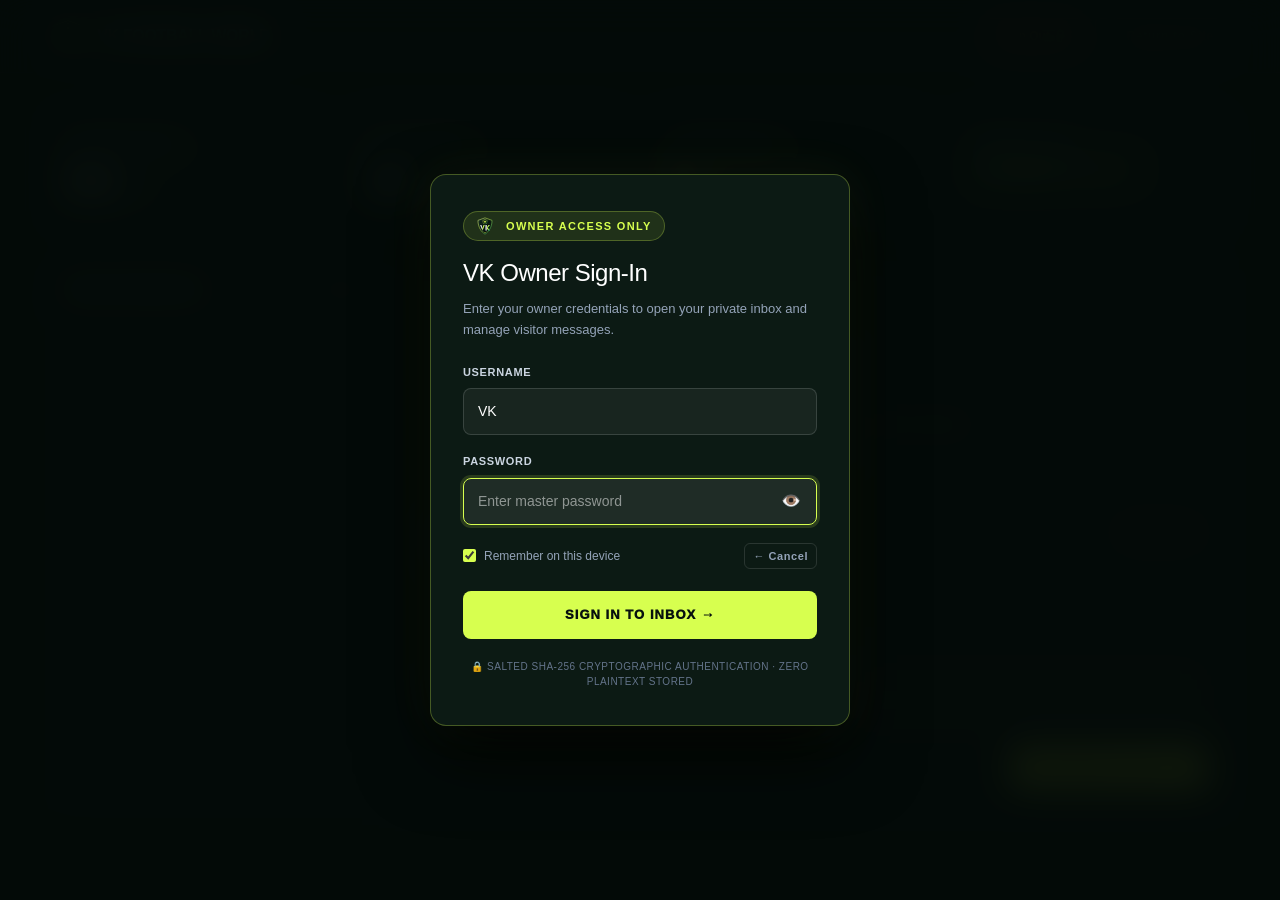
<file: owner/inbox/index.html>
<!DOCTYPE html>
<html lang="en">
<head>
  <meta charset="utf-8"/>
  <meta name="viewport" content="width=device-width, initial-scale=1"/>
  <title>VK Owner Inbox · VK Football World</title>
  <link rel="shortcut icon" href="../../favicon.svg"/>
  <link rel="icon" href="../../favicon.svg"/>
  <link rel="stylesheet" href="../../assets/index-4PPbBUC8.css"/>
  <style>
    :root {
      --lime: #d7ff4f;
    }
    body {
      background: #07110e;
      color: #fff;
      font-family: Arial, Helvetica, sans-serif;
      margin: 0;
      padding: 0;
      min-height: 100vh;
    }
    .owner-header {
      background: #081410;
      border-bottom: 1px solid rgba(255, 255, 255, 0.08);
      padding: 18px clamp(20px, 4vw, 60px);
      display: flex;
      justify-content: space-between;
      align-items: center;
      position: sticky;
      top: 0;
      z-index: 50;
    }
    .owner-brand {
      display: flex;
      align-items: center;
      gap: 12px;
      text-decoration: none;
      color: #fff;
    }
    .owner-brand-badge {
      width: 34px;
      height: 34px;
      display: inline-flex;
      align-items: center;
      justify-content: center;
      background: transparent;
      padding: 0;
      border-radius: 6px;
      filter: drop-shadow(0 2px 8px rgba(0,0,0,0.5));
    }
    .owner-brand-badge img {
      width: 100%;
      height: 100%;
      object-fit: contain;
      display: block;
    }
    .owner-brand strong {
      font-size: 16px;
      letter-spacing: -0.02em;
    }
    .header-actions {
      display: flex;
      align-items: center;
      gap: 12px;
    }
    .back-link {
      color: #94a3b8;
      text-decoration: none;
      font-size: 12px;
      font-weight: 800;
      letter-spacing: 0.05em;
      display: inline-flex;
      align-items: center;
      gap: 6px;
      padding: 8px 14px;
      border: 1px solid rgba(255, 255, 255, 0.12);
      border-radius: 6px;
      transition: all 0.2s ease;
    }
    .back-link:hover {
      color: #fff;
      background: rgba(255, 255, 255, 0.05);
      border-color: rgba(255, 255, 255, 0.25);
    }
    .signout-btn {
      background: rgba(239, 68, 68, 0.12);
      border: 1px solid rgba(239, 68, 68, 0.3);
      color: #f87171;
      padding: 8px 14px;
      border-radius: 6px;
      font-size: 12px;
      font-weight: 800;
      cursor: pointer;
      display: inline-flex;
      align-items: center;
      gap: 6px;
      transition: all 0.2s ease;
    }
    .signout-btn:hover {
      background: rgba(239, 68, 68, 0.22);
      border-color: #ef4444;
      color: #fff;
    }
    .owner-container {
      max-width: 1240px;
      margin: 0 auto;
      padding: 40px 24px 80px;
      transition: filter 0.3s ease;
    }
    .metrics-row {
      display: grid;
      grid-template-columns: repeat(auto-fit, minmax(220px, 1fr));
      gap: 16px;
      margin-bottom: 32px;
    }
    .metric-card {
      background: #0e1e18;
      border: 1px solid rgba(255, 255, 255, 0.08);
      border-radius: 12px;
      padding: 20px 24px;
      display: flex;
      flex-direction: column;
      gap: 6px;
    }
    .metric-card span {
      font-size: 11px;
      color: #94a3b8;
      text-transform: uppercase;
      letter-spacing: 0.1em;
      font-weight: 800;
    }
    .metric-card strong {
      font-size: 32px;
      color: #fff;
      font-weight: 950;
      letter-spacing: -0.03em;
    }
    .metric-card strong small {
      font-size: 16px;
      color: #64748b;
      font-weight: 700;
    }
    .inbox-layout {
      display: grid;
      grid-template-columns: 340px 1fr;
      gap: 24px;
      min-height: 560px;
      background: #0b1813;
      border: 1px solid rgba(255, 255, 255, 0.08);
      border-radius: 16px;
      overflow: hidden;
    }
    .inbox-sidebar {
      background: #081410;
      border-right: 1px solid rgba(255, 255, 255, 0.08);
      display: flex;
      flex-direction: column;
    }
    .sidebar-header {
      padding: 20px;
      border-bottom: 1px solid rgba(255, 255, 255, 0.08);
      display: flex;
      justify-content: space-between;
      align-items: center;
    }
    .sidebar-header h2 {
      font-size: 14px;
      letter-spacing: 0.06em;
      text-transform: uppercase;
      margin: 0;
      color: #fff;
      font-weight: 900;
    }
    .thread-list {
      flex: 1;
      overflow-y: auto;
      max-height: calc(100vh - 360px);
    }
    .thread-item {
      padding: 16px 20px;
      border-bottom: 1px solid rgba(255, 255, 255, 0.04);
      cursor: pointer;
      transition: background 0.15s ease;
      display: flex;
      flex-direction: column;
      gap: 6px;
      text-align: left;
      background: transparent;
      border-left: 3px solid transparent;
      border-right: none;
      border-top: none;
      width: 100%;
      box-sizing: border-box;
    }
    .thread-item:hover {
      background: rgba(255, 255, 255, 0.03);
    }
    .thread-item.active {
      background: rgba(215, 255, 79, 0.06);
      border-left-color: var(--lime);
    }
    .thread-meta {
      display: flex;
      justify-content: space-between;
      align-items: center;
      gap: 8px;
    }
    .thread-nickname {
      font-size: 13px;
      font-weight: 800;
      color: #fff;
    }
    .thread-topic {
      font-size: 10px;
      background: rgba(255, 255, 255, 0.08);
      color: #94a3b8;
      padding: 2px 6px;
      border-radius: 4px;
      font-weight: 800;
      letter-spacing: 0.05em;
    }
    .thread-subject {
      font-size: 13px;
      color: #cbd5e1;
      white-space: nowrap;
      overflow: hidden;
      text-overflow: ellipsis;
    }
    .inbox-main {
      padding: 28px;
      display: flex;
      flex-direction: column;
    }
    .chat-header {
      padding-bottom: 18px;
      border-bottom: 1px solid rgba(255, 255, 255, 0.08);
      display: flex;
      justify-content: space-between;
      align-items: flex-start;
      margin-bottom: 20px;
    }
    .chat-header h3 {
      font-size: 20px;
      margin: 0 0 6px;
      color: #fff;
    }
    .chat-header p {
      font-size: 12px;
      color: #94a3b8;
      margin: 0;
    }
    .chat-messages {
      flex: 1;
      display: flex;
      flex-direction: column;
      gap: 14px;
      overflow-y: auto;
      max-height: 380px;
      padding-right: 8px;
      margin-bottom: 20px;
    }
    .chat-bubble {
      padding: 14px 18px;
      border-radius: 12px;
      font-size: 14px;
      line-height: 1.55;
      max-width: 80%;
      word-break: break-word;
    }
    .chat-bubble.visitor {
      background: #152b22;
      border: 1px solid rgba(255, 255, 255, 0.1);
      align-self: flex-start;
      border-bottom-left-radius: 2px;
    }
    .chat-bubble.owner {
      background: rgba(215, 255, 79, 0.15);
      border: 1px solid rgba(215, 255, 79, 0.35);
      align-self: flex-end;
      border-bottom-right-radius: 2px;
      color: #fff;
    }
    .chat-bubble small {
      display: block;
      margin-top: 6px;
      font-size: 10px;
      color: #94a3b8;
    }
    .reply-form {
      display: flex;
      flex-direction: column;
      gap: 12px;
      border-top: 1px solid rgba(255, 255, 255, 0.08);
      padding-top: 20px;
    }
    .reply-form textarea {
      background: rgba(255, 255, 255, 0.05);
      border: 1px solid rgba(255, 255, 255, 0.14);
      border-radius: 8px;
      padding: 12px 16px;
      color: #fff;
      font-family: inherit;
      font-size: 14px;
      outline: none;
      resize: vertical;
      min-height: 70px;
    }
    .reply-form textarea:focus {
      border-color: var(--lime);
      box-shadow: 0 0 0 3px rgba(215, 255, 79, 0.15);
    }
    .reply-form button {
      align-self: flex-end;
      background: var(--lime);
      color: #07110e;
      border: none;
      border-radius: 6px;
      padding: 12px 24px;
      font-size: 12px;
      font-weight: 900;
      letter-spacing: 0.08em;
      cursor: pointer;
      transition: all 0.2s ease;
    }
    .reply-form button:hover {
      background: #e2ff73;
      transform: translateY(-2px);
    }
    .empty-state {
      margin: auto;
      text-align: center;
      color: #94a3b8;
      padding: 60px 20px;
    }
    .empty-state p {
      font-size: 14px;
      max-width: 320px;
      line-height: 1.6;
      margin: 12px auto 0;
    }

    /* AUTHENTICATION OVERLAY & MODAL */
    .auth-overlay {
      position: fixed;
      inset: 0;
      background: rgba(4, 10, 8, 0.94);
      backdrop-filter: blur(18px);
      -webkit-backdrop-filter: blur(18px);
      display: flex;
      align-items: center;
      justify-content: center;
      z-index: 1000;
      padding: 24px;
      transition: opacity 0.3s ease, visibility 0.3s ease;
    }
    .auth-overlay.hidden {
      opacity: 0;
      visibility: hidden;
      pointer-events: none;
    }
    .auth-card {
      background: #0c1a14;
      border: 1px solid rgba(215, 255, 79, 0.28);
      border-radius: 16px;
      padding: 36px 32px;
      max-width: 420px;
      width: 100%;
      box-shadow: 0 30px 70px rgba(0, 0, 0, 0.75), 0 0 50px rgba(215, 255, 79, 0.06);
      box-sizing: border-box;
      animation: modalSlideUp 0.3s cubic-bezier(0.16, 1, 0.3, 1);
    }
    @keyframes modalSlideUp {
      from { transform: translateY(20px); opacity: 0; }
      to { transform: translateY(0); opacity: 1; }
    }
    .auth-badge {
      display: inline-flex;
      align-items: center;
      gap: 6px;
      font-size: 11px;
      letter-spacing: 0.12em;
      text-transform: uppercase;
      font-weight: 900;
      color: var(--lime);
      background: rgba(215, 255, 79, 0.1);
      border: 1px solid rgba(215, 255, 79, 0.25);
      padding: 5px 12px;
      border-radius: 999px;
      margin-bottom: 14px;
    }
    .auth-card h2 {
      font-size: 24px;
      margin: 0 0 8px;
      color: #fff;
      letter-spacing: -0.02em;
    }
    .auth-card p {
      font-size: 13px;
      line-height: 1.55;
      color: #94a3b8;
      margin: 0 0 24px;
    }
    .auth-field {
      display: flex;
      flex-direction: column;
      gap: 8px;
      margin-bottom: 18px;
      text-align: left;
    }
    .auth-field label {
      font-size: 11px;
      font-weight: 800;
      letter-spacing: 0.06em;
      color: #cbd5e1;
      text-transform: uppercase;
    }
    .auth-input-wrap {
      position: relative;
      display: flex;
      align-items: center;
    }
    .auth-field input {
      background: rgba(255, 255, 255, 0.05);
      border: 1px solid rgba(255, 255, 255, 0.14);
      border-radius: 8px;
      padding: 12px 14px;
      color: #fff;
      font-size: 14px;
      outline: none;
      width: 100%;
      box-sizing: border-box;
      transition: all 0.2s ease;
    }
    .auth-field input:focus {
      border-color: var(--lime);
      background: rgba(255, 255, 255, 0.08);
      box-shadow: 0 0 0 3px rgba(215, 255, 79, 0.15);
    }
    .toggle-pw-btn {
      position: absolute;
      right: 12px;
      background: none;
      border: none;
      color: #94a3b8;
      font-size: 16px;
      cursor: pointer;
      padding: 4px;
      transition: color 0.15s ease;
    }
    .toggle-pw-btn:hover {
      color: #fff;
    }
    .auth-options {
      display: flex;
      justify-content: space-between;
      align-items: center;
      margin-bottom: 22px;
      font-size: 12px;
      color: #94a3b8;
    }
    .auth-options label {
      display: flex;
      align-items: center;
      gap: 8px;
      cursor: pointer;
      user-select: none;
    }
    .auth-options input[type="checkbox"] {
      accent-color: var(--lime);
      cursor: pointer;
    }
    .auth-submit-btn {
      background: var(--lime);
      color: #07110e;
      border: none;
      border-radius: 8px;
      padding: 14px 20px;
      font-size: 13px;
      font-weight: 950;
      letter-spacing: 0.08em;
      cursor: pointer;
      width: 100%;
      transition: all 0.2s ease;
    }
    .auth-submit-btn:hover {
      background: #e2ff73;
      transform: translateY(-2px);
      box-shadow: 0 6px 20px rgba(215, 255, 79, 0.2);
    }
    .auth-error {
      background: rgba(239, 68, 68, 0.15);
      border: 1px solid rgba(239, 68, 68, 0.35);
      color: #fca5a5;
      font-size: 12px;
      line-height: 1.5;
      padding: 10px 14px;
      border-radius: 8px;
      margin-bottom: 18px;
      display: none;
      animation: shake 0.3s ease;
    }
    @keyframes shake {
      0%, 100% { transform: translateX(0); }
      20%, 60% { transform: translateX(-6px); }
      40%, 80% { transform: translateX(6px); }
    }
    .auth-footer-note {
      font-size: 10px;
      letter-spacing: 0.05em;
      color: #64748b;
      margin-top: 20px;
      text-align: center;
      text-transform: uppercase;
    }

    @media (max-width: 860px) {
      .inbox-layout {
        grid-template-columns: 1fr;
      }
    }
  </style>
</head>
<body>
  <!-- AUTHENTICATION OVERLAY (PROTECTED ACCESS) -->
  <div class="auth-overlay" id="auth-overlay">
    <div class="auth-card">
      <div class="auth-badge"><img src="../../assets/logo.svg" alt="VK" style="width:18px;height:18px;vertical-align:middle;margin-right:6px;"/> OWNER ACCESS ONLY</div>
      <h2>VK Owner Sign-In</h2>
      <p>Enter your owner credentials to open your private inbox and manage visitor messages.</p>

      <div class="auth-error" id="auth-error"></div>

      <form id="auth-form" onsubmit="handleLogin(event)">
        <div class="auth-field">
          <label for="auth-username">Username</label>
          <input type="text" id="auth-username" value="VK" placeholder="Enter owner username" autocomplete="username" required/>
        </div>

        <div class="auth-field">
          <label for="auth-password">Password</label>
          <div class="auth-input-wrap">
            <input type="password" id="auth-password" placeholder="Enter master password" autocomplete="current-password" required/>
            <button type="button" class="toggle-pw-btn" onclick="togglePasswordVisibility()" aria-label="Toggle password visibility">👁️</button>
          </div>
        </div>

        <div class="auth-options">
          <label>
            <input type="checkbox" id="auth-remember" checked/>
            <span>Remember on this device</span>
          </label>
          <a href="../../" class="back-link" style="padding: 4px 8px; font-size: 11px;">← Cancel</a>
        </div>

        <button type="submit" class="auth-submit-btn" id="auth-submit-btn">SIGN IN TO INBOX →</button>
      </form>

      <div class="auth-footer-note">
        🔒 Salted SHA-256 Cryptographic Authentication · Zero Plaintext Stored
      </div>
    </div>
  </div>

  <!-- MAIN INBOX APP (PROTECTED) -->
  <header class="owner-header">
    <a class="owner-brand" href="../../">
      <span class="owner-brand-badge"><img src="../../assets/logo.svg" alt="VK Logo"/></span>
      <strong>VK FOOTBALL WORLD</strong>
    </a>
    <div class="header-actions">
      <button type="button" class="signout-btn" onclick="signOut()">Sign Out 🔒</button>
      <a class="back-link" href="../../">← Return to Site</a>
    </div>
  </header>

  <main class="owner-container" id="inbox-container">
    <div class="metrics-row">
      <div class="metric-card">
        <span>Average Rating</span>
        <strong id="avg-score">9.2 <small>/ 10</small></strong>
      </div>
      <div class="metric-card">
        <span>Total Ratings</span>
        <strong id="total-ratings">24</strong>
      </div>
      <div class="metric-card">
        <span>Conversations</span>
        <strong id="thread-count">0</strong>
      </div>
      <div class="metric-card">
        <span>Owner Status</span>
        <strong style="font-size: 18px; color: var(--lime);">🟢 Signed In as VK</strong>
      </div>
    </div>

    <div class="inbox-layout">
      <!-- Sidebar / Thread List -->
      <aside class="inbox-sidebar">
        <div class="sidebar-header">
          <h2>Inbox Messages</h2>
          <span id="unread-pill" style="font-size: 11px; color: #94a3b8; font-weight: 700;">0 threads</span>
        </div>
        <div class="thread-list" id="thread-list">
          <!-- Rendered via JS -->
        </div>
      </aside>

      <!-- Active Thread Detail -->
      <section class="inbox-main" id="inbox-main">
        <div class="empty-state" id="no-thread-selected">
          <span style="font-size: 36px;">📬</span>
          <p>Select a message thread on the left to read and reply as VK.</p>
        </div>

        <div id="thread-view" style="display: none; height: 100%; display: flex; flex-direction: column;">
          <div class="chat-header">
            <div>
              <h3 id="view-subject">Conversation Subject</h3>
              <p><span id="view-nickname">Visitor</span> · <span id="view-topic" class="thread-topic">HELP</span></p>
            </div>
            <button id="delete-btn" style="background: transparent; border: 1px solid #ef444455; color: #ef4444; padding: 6px 12px; border-radius: 4px; font-size: 11px; cursor: pointer;">Delete Thread</button>
          </div>

          <div class="chat-messages" id="chat-messages">
            <!-- Messages rendered via JS -->
          </div>

          <form class="reply-form" id="reply-form">
            <textarea id="reply-input" placeholder="Type your reply as VK…" required></textarea>
            <button type="submit">SEND REPLY AS VK →</button>
          </form>
        </div>
      </section>
    </div>
  </main>

  <script>
    // Cryptographic Salt & Salted Hash (Never stores plaintext password)
    const AUTH_SALT = "vk_salt_9e4a8b71f02c4b8d";
    const AUTH_HASH = "f44df6fafd89e7b951b6eb52188b65da2fa7506e68ff82ea0abde83dd7156817";
    const SESSION_KEY = "vk_owner_auth_session";

    async function computeSHA256(str) {
      const encoder = new TextEncoder();
      const data = encoder.encode(str);
      const hashBuffer = await crypto.subtle.digest('SHA-256', data);
      const hashArray = Array.from(new Uint8Array(hashBuffer));
      return hashArray.map(b => b.toString(16).padStart(2, '0')).join('');
    }

    function togglePasswordVisibility() {
      const pwInput = document.getElementById('auth-password');
      if (pwInput.type === 'password') {
        pwInput.type = 'text';
      } else {
        pwInput.type = 'password';
      }
    }

    function isSessionValid() {
      const session = sessionStorage.getItem(SESSION_KEY) || localStorage.getItem(SESSION_KEY);
      if (!session) return false;
      try {
        const parsed = JSON.parse(session);
        return parsed.hash === AUTH_HASH && parsed.authenticated === true;
      } catch (e) {
        return false;
      }
    }

    function setSession(remember) {
      const payload = JSON.stringify({
        authenticated: true,
        hash: AUTH_HASH,
        time: Date.now()
      });
      sessionStorage.setItem(SESSION_KEY, payload);
      if (remember) {
        localStorage.setItem(SESSION_KEY, payload);
      }
    }

    function signOut() {
      sessionStorage.removeItem(SESSION_KEY);
      localStorage.removeItem(SESSION_KEY);
      const overlay = document.getElementById('auth-overlay');
      overlay.classList.remove('hidden');
      document.getElementById('auth-password').value = '';
      document.getElementById('auth-error').style.display = 'none';
      setTimeout(() => {
        document.getElementById('auth-password').focus();
      }, 100);
    }

    async function handleLogin(e) {
      e.preventDefault();
      const usernameInput = document.getElementById('auth-username').value.trim().toLowerCase();
      const passwordInput = document.getElementById('auth-password').value;
      const remember = document.getElementById('auth-remember').checked;
      const errorEl = document.getElementById('auth-error');
      const submitBtn = document.getElementById('auth-submit-btn');

      // Valid usernames: 'vk', 'vijaykd', 'owner', 'admin'
      const validUsernames = ['vk', 'vijaykd', 'owner', 'admin'];
      if (!validUsernames.includes(usernameInput)) {
        errorEl.textContent = 'Invalid username. Please use "VK".';
        errorEl.style.display = 'block';
        return;
      }

      submitBtn.disabled = true;
      submitBtn.textContent = 'VERIFYING...';

      try {
        const computed = await computeSHA256(AUTH_SALT + passwordInput);
        if (computed === AUTH_HASH) {
          // Success!
          errorEl.style.display = 'none';
          setSession(remember);
          document.getElementById('auth-overlay').classList.add('hidden');
          loadInbox();
        } else {
          errorEl.textContent = 'Incorrect password. Please verify and try again.';
          errorEl.style.display = 'block';
          document.getElementById('auth-password').select();
        }
      } catch (err) {
        errorEl.textContent = 'Verification error. Please retry.';
        errorEl.style.display = 'block';
      } finally {
        submitBtn.disabled = false;
        submitBtn.textContent = 'SIGN IN TO INBOX →';
      }
    }

    // Inbox Data & Management Logic
    function getStoredThreads() {
      try {
        return JSON.parse(localStorage.getItem('vk_contact_store') || '{}');
      } catch (e) {
        return {};
      }
    }

    function saveStoredThreads(threads) {
      localStorage.setItem('vk_contact_store', JSON.stringify(threads));
    }

    function getRatings() {
      try {
        return JSON.parse(localStorage.getItem('vk_app_rating_data') || '{"average": 9.2, "total": 24}');
      } catch (e) {
        return { average: 9.2, total: 24 };
      }
    }

    let activeThreadId = null;

    function renderMetrics() {
      const ratings = getRatings();
      document.getElementById('avg-score').innerHTML = `${ratings.average} <small>/ 10</small>`;
      document.getElementById('total-ratings').innerText = ratings.total;
      
      const threads = getStoredThreads();
      const count = Object.keys(threads).length;
      document.getElementById('thread-count').innerText = count;
      document.getElementById('unread-pill').innerText = `${count} conversation${count === 1 ? '' : 's'}`;
    }

    function renderThreadList() {
      const threads = getStoredThreads();
      const listEl = document.getElementById('thread-list');
      const threadIds = Object.keys(threads);

      if (threadIds.length === 0) {
        listEl.innerHTML = `
          <div style="padding: 40px 20px; text-align: center; color: #64748b; font-size: 13px;">
            No messages sent yet.<br/>Messages submitted by visitors will appear here instantly.
          </div>
        `;
        document.getElementById('no-thread-selected').style.display = 'block';
        document.getElementById('thread-view').style.display = 'none';
        return;
      }

      listEl.innerHTML = threadIds.map(id => {
        const item = threads[id];
        const t = item.thread;
        const isActive = id === activeThreadId ? 'active' : '';
        return `
          <button class="thread-item ${isActive}" onclick="selectThread('${id}')">
            <div class="thread-meta">
              <span class="thread-nickname">${t.nickname}</span>
              <span class="thread-topic">${t.topic.toUpperCase()}</span>
            </div>
            <div class="thread-subject">${t.subject}</div>
          </button>
        `;
      }).join('');
    }

    function selectThread(id) {
      activeThreadId = id;
      const threads = getStoredThreads();
      const item = threads[id];
      if (!item) return;

      document.getElementById('no-thread-selected').style.display = 'none';
      const viewEl = document.getElementById('thread-view');
      viewEl.style.display = 'flex';

      document.getElementById('view-subject').innerText = item.thread.subject;
      document.getElementById('view-nickname').innerText = item.thread.nickname;
      document.getElementById('view-topic').innerText = item.thread.topic.toUpperCase();

      const messagesEl = document.getElementById('chat-messages');
      messagesEl.innerHTML = item.messages.map(m => {
        const isOwner = m.sender === 'owner';
        return `
          <div class="chat-bubble ${isOwner ? 'owner' : 'visitor'}">
            <strong>${isOwner ? '👑 VK (Owner)' : item.thread.nickname}:</strong>
            <div>${m.body}</div>
            <small>${new Date(m.createdAt).toLocaleTimeString([], { hour: '2-digit', minute: '2-digit' })}</small>
          </div>
        `;
      }).join('');
      messagesEl.scrollTop = messagesEl.scrollHeight;

      renderThreadList();
    }

    document.getElementById('reply-form').addEventListener('submit', function(e) {
      e.preventDefault();
      if (!activeThreadId) return;

      const body = document.getElementById('reply-input').value.trim();
      if (!body) return;

      const threads = getStoredThreads();
      if (!threads[activeThreadId]) return;

      const newMsg = {
        id: 'msg_owner_' + Date.now(),
        sender: 'owner',
        body: body,
        createdAt: new Date().toISOString()
      };

      threads[activeThreadId].messages.push(newMsg);
      threads[activeThreadId].thread.updatedAt = new Date().toISOString();
      saveStoredThreads(threads);

      document.getElementById('reply-input').value = '';
      selectThread(activeThreadId);
    });

    document.getElementById('delete-btn').addEventListener('click', function() {
      if (!activeThreadId) return;
      if (confirm('Delete this conversation thread?')) {
        const threads = getStoredThreads();
        delete threads[activeThreadId];
        saveStoredThreads(threads);
        activeThreadId = null;
        renderMetrics();
        renderThreadList();
      }
    });

    function loadInbox() {
      renderMetrics();
      renderThreadList();
      const threadKeys = Object.keys(getStoredThreads());
      if (threadKeys.length > 0) {
        selectThread(threadKeys[0]);
      }
    }

    // Page Initialization
    window.addEventListener('DOMContentLoaded', function() {
      const overlay = document.getElementById('auth-overlay');
      if (isSessionValid()) {
        overlay.classList.add('hidden');
        loadInbox();
      } else {
        overlay.classList.remove('hidden');
        setTimeout(() => {
          document.getElementById('auth-password').focus();
        }, 150);
      }
    });
  </script>
</body>
</html>
</file>
